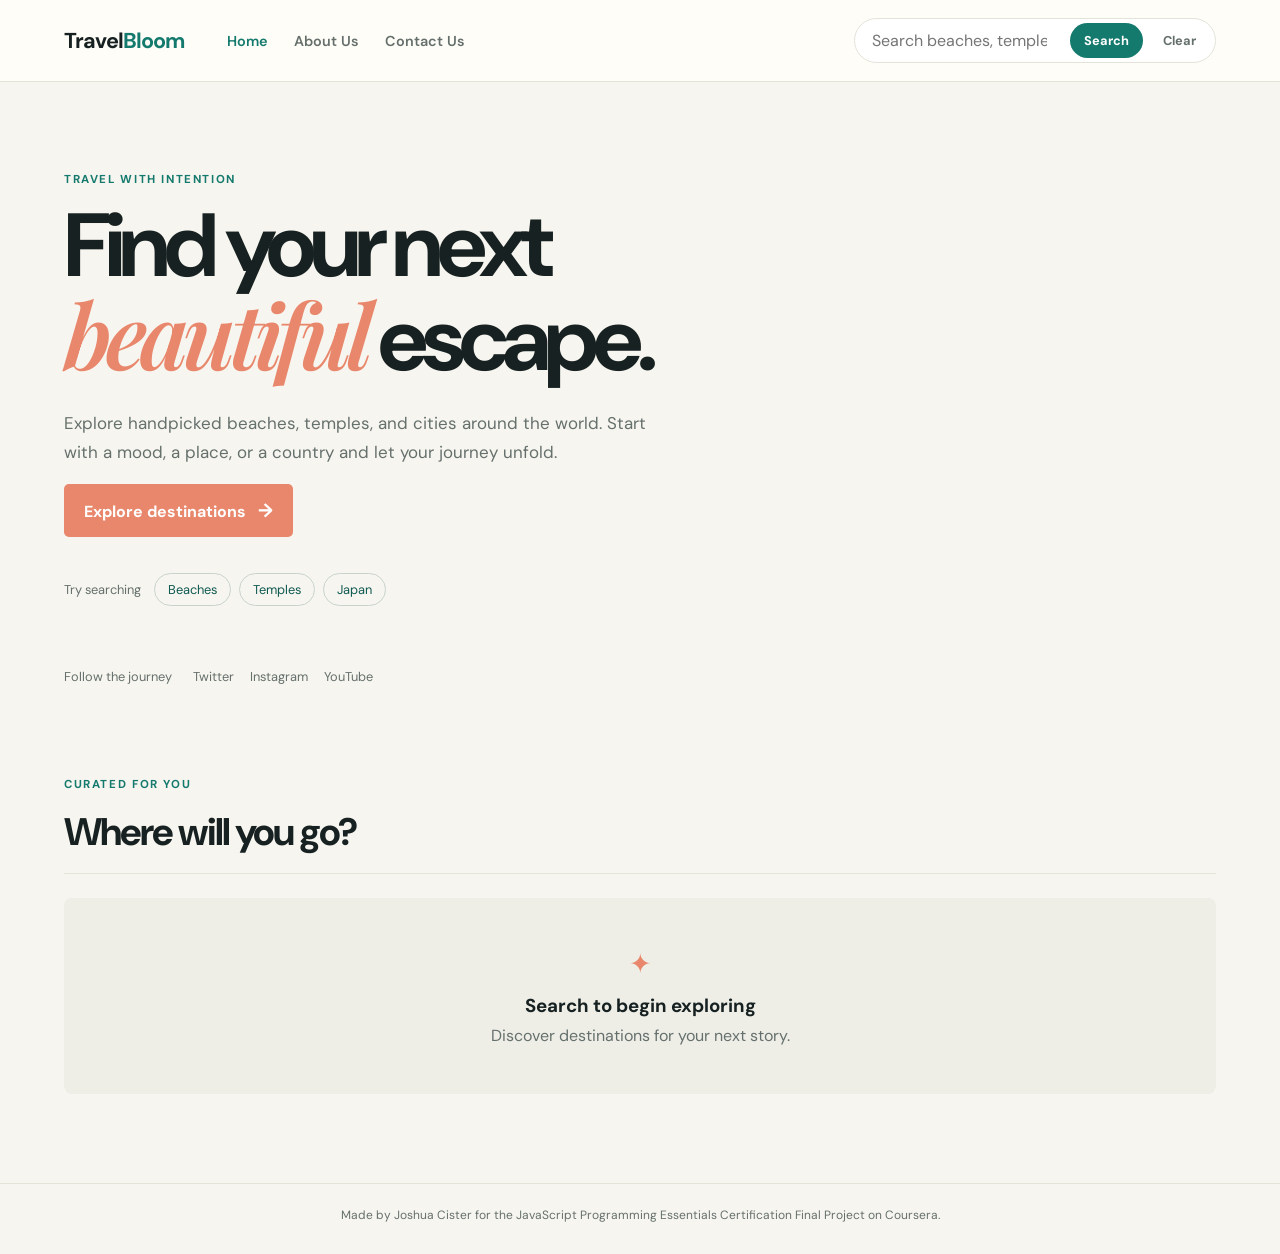
<file: index.html>
<!DOCTYPE html>
<html lang="en">
<head>
  <meta charset="UTF-8">
  <meta name="viewport" content="width=device-width, initial-scale=1.0">
  <meta name="description" content="Discover beaches, temples, and memorable destinations with TravelBloom.">
  <title>TravelBloom | Explore dream destinations</title>
  <link rel="stylesheet" href="style.css">
</head>
<body>
  <nav class="site-nav">
    <a class="logo" href="index.html" aria-label="TravelBloom home">Travel<span>Bloom</span></a>
    <ul class="nav-links">
      <li><a href="index.html" class="active">Home</a></li>
      <li><a href="about.html">About Us</a></li>
      <li><a href="contact.html">Contact Us</a></li>
    </ul>
    <form class="search-container" id="searchForm" role="search">
      <label class="sr-only" for="searchInput">Search destinations</label>
      <input type="search" id="searchInput" placeholder="Search beaches, temples, or countries" autocomplete="off">
      <button id="btnSearch" type="submit">Search</button>
      <button id="btnReset" type="button">Clear</button>
    </form>
  </nav>

  <main class="container">
    <section class="hero-section">
      <p class="eyebrow">Travel with intention</p>
      <h1>Find your next <em>beautiful</em> escape.</h1>
      <p>
        Explore handpicked beaches, temples, and cities around the world. Start with a
        mood, a place, or a country and let your journey unfold.
      </p>
      <button class="btn-primary" type="button" id="exploreButton">Explore destinations <span aria-hidden="true">→</span></button>

      <div class="popular-searches">
        <span>Try searching</span>
        <button type="button" class="search-chip" data-query="beaches">Beaches</button>
        <button type="button" class="search-chip" data-query="temples">Temples</button>
        <button type="button" class="search-chip" data-query="Japan">Japan</button>
      </div>

      <div class="social-links">
        <span>Follow the journey</span>
        <a href="https://twitter.com" target="_blank" rel="noreferrer">Twitter</a>
        <a href="https://instagram.com" target="_blank" rel="noreferrer">Instagram</a>
        <a href="https://youtube.com" target="_blank" rel="noreferrer">YouTube</a>
      </div>
    </section>

    <section class="results-section" aria-live="polite" aria-labelledby="resultsHeading">
      <div class="results-heading">
        <div>
          <p class="eyebrow">Curated for you</p>
          <h2 id="resultsHeading">Where will you go?</h2>
        </div>
        <p id="resultsCount" class="results-count"></p>
      </div>
      <div id="resultsContainer" class="results-grid">
        <div class="empty-state">
          <span class="empty-icon" aria-hidden="true">✦</span>
          <h3>Search to begin exploring</h3>
          <p>Discover destinations for your next story.</p>
        </div>
      </div>
    </section>
  </main>

  <footer class="site-footer">
    Made by Joshua Cister for the JavaScript Programming Essentials Certification Final Project on Coursera.
  </footer>

  <script src="travel_recommendation.js"></script>
</body>
</html>
</file>
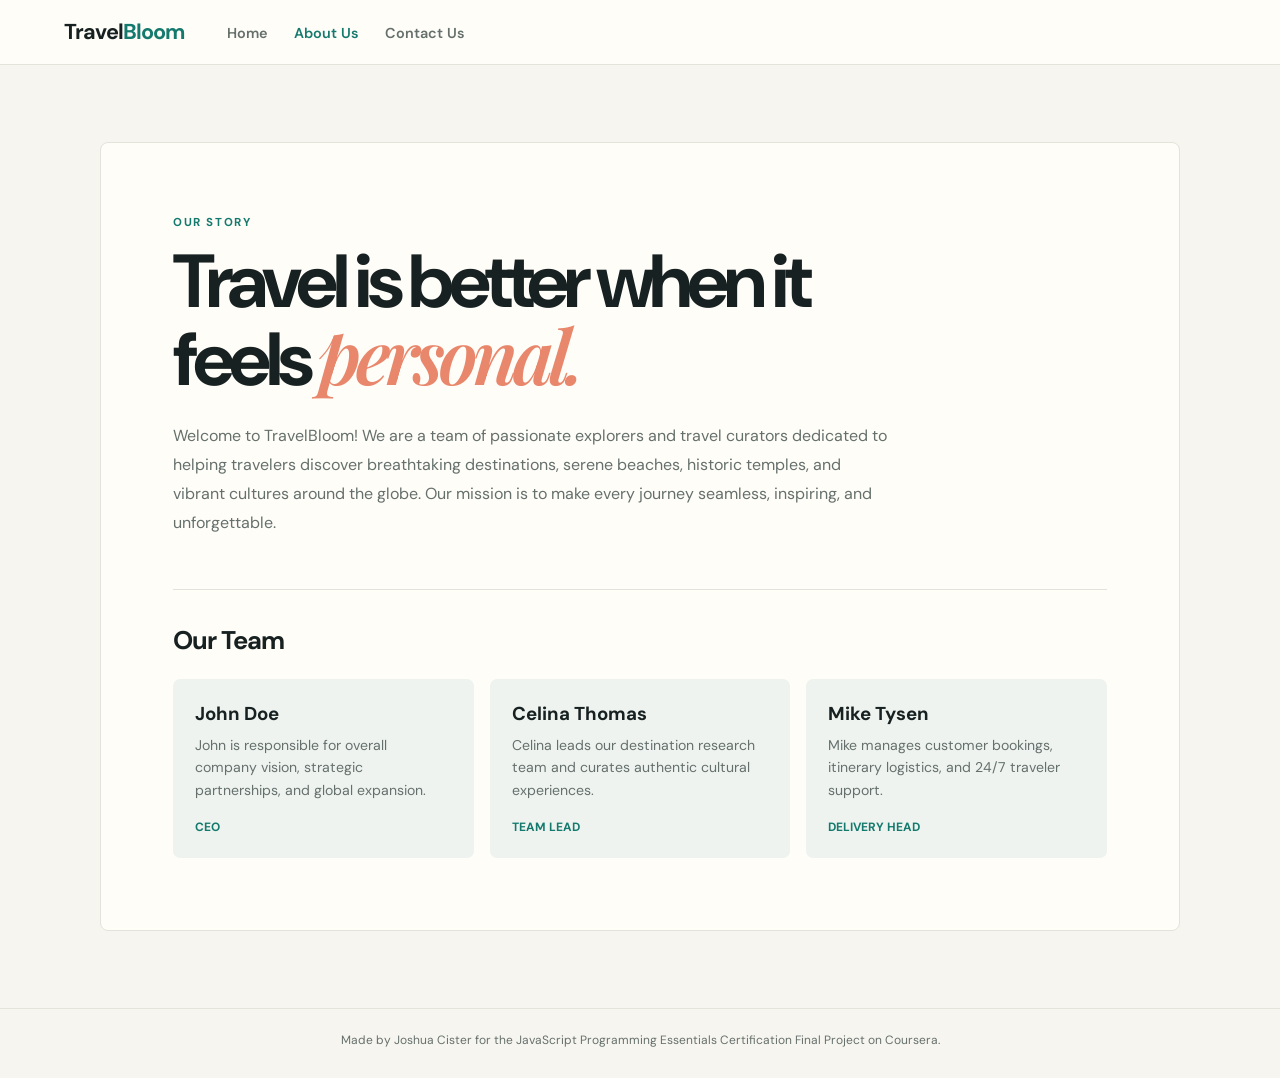
<file: about.html>
<!DOCTYPE html>
<html lang="en">
<head>
  <meta charset="UTF-8">
  <meta name="viewport" content="width=device-width, initial-scale=1.0">
  <meta name="description" content="Learn how TravelBloom curates meaningful travel experiences.">
  <title>About TravelBloom</title>
  <link rel="stylesheet" href="style.css">
</head>
<body>
  <nav class="site-nav">
    <a class="logo" href="index.html" aria-label="TravelBloom home">Travel<span>Bloom</span></a>
    <ul class="nav-links">
      <li><a href="index.html">Home</a></li>
      <li><a href="about.html" class="active">About Us</a></li>
      <li><a href="contact.html">Contact Us</a></li>
    </ul>
  </nav>

  <main class="page-content">
    <p class="eyebrow">Our story</p>
    <h1>Travel is better when it feels <em>personal.</em></h1>
    <p>
      Welcome to TravelBloom! We are a team of passionate explorers and travel curators dedicated to 
      helping travelers discover breathtaking destinations, serene beaches, historic temples, and vibrant 
      cultures around the globe. Our mission is to make every journey seamless, inspiring, and unforgettable.
    </p>

    <div class="team-section">
      <h2>Our Team</h2>
      <div class="team-grid">
        <div class="team-card">
          <h3>John Doe</h3>
          <p>John is responsible for overall company vision, strategic partnerships, and global expansion.</p>
          <span class="role">CEO</span>
        </div>
        <div class="team-card">
          <h3>Celina Thomas</h3>
          <p>Celina leads our destination research team and curates authentic cultural experiences.</p>
          <span class="role">Team Lead</span>
        </div>
        <div class="team-card">
          <h3>Mike Tysen</h3>
          <p>Mike manages customer bookings, itinerary logistics, and 24/7 traveler support.</p>
          <span class="role">Delivery Head</span>
        </div>
      </div>
    </div>
  </main>

  <footer class="site-footer">
    Made by Joshua Cister for the JavaScript Programming Essentials Certification Final Project on Coursera.
  </footer>
</body>
</html>
</file>
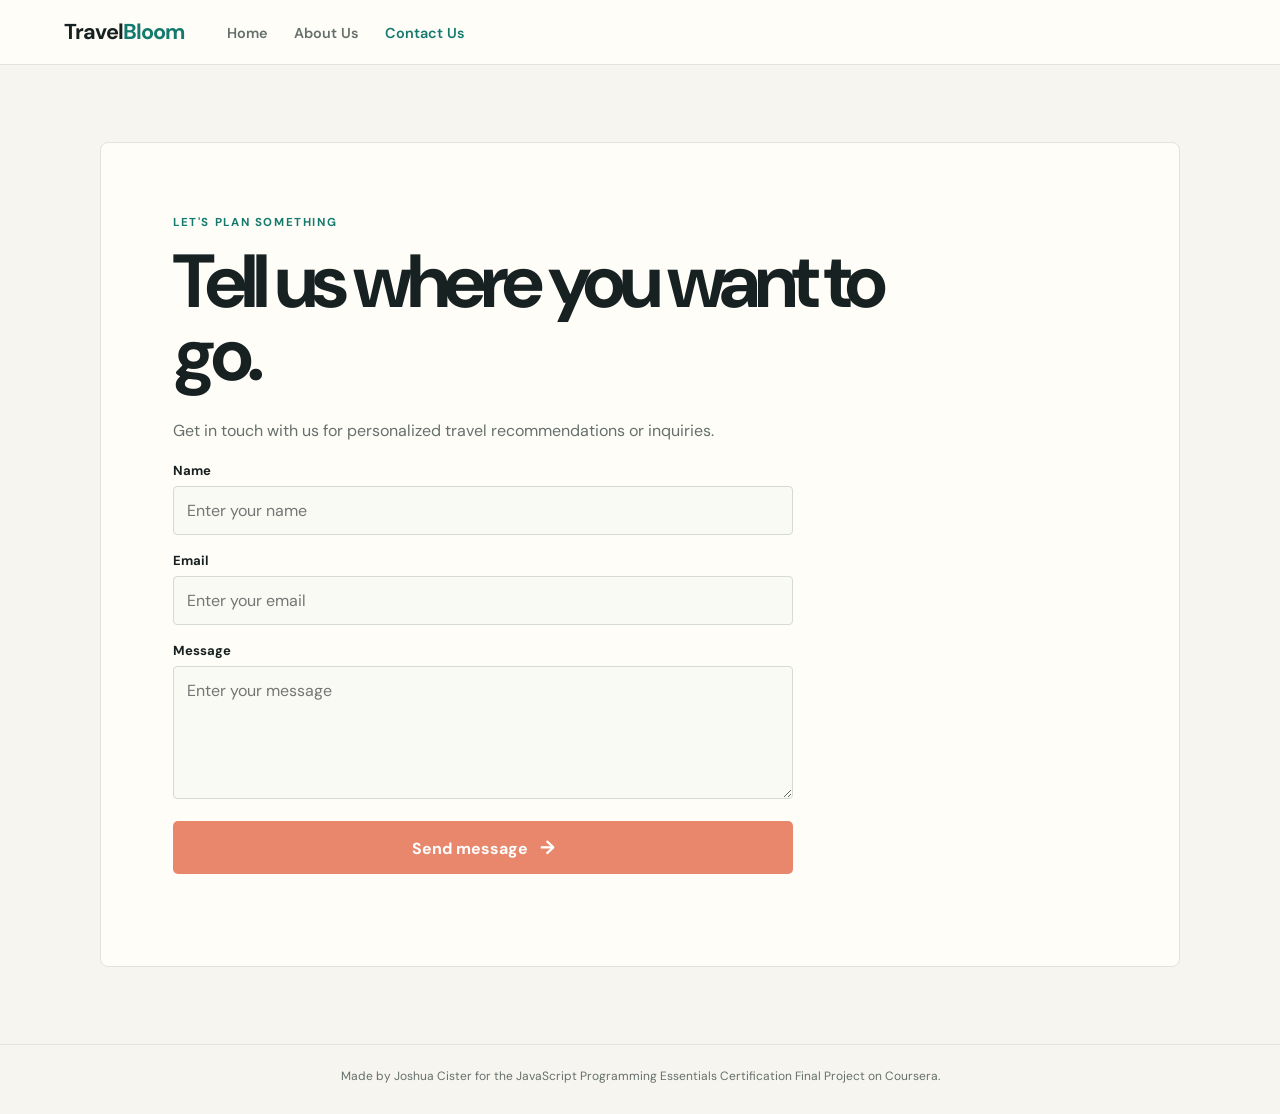
<file: contact.html>
<!DOCTYPE html>
<html lang="en">
<head>
  <meta charset="UTF-8">
  <meta name="viewport" content="width=device-width, initial-scale=1.0">
  <meta name="description" content="Contact TravelBloom for personalized travel recommendations.">
  <title>Contact TravelBloom</title>
  <link rel="stylesheet" href="style.css">
</head>
<body>
  <nav class="site-nav">
    <a class="logo" href="index.html" aria-label="TravelBloom home">Travel<span>Bloom</span></a>
    <ul class="nav-links">
      <li><a href="index.html">Home</a></li>
      <li><a href="about.html">About Us</a></li>
      <li><a href="contact.html" class="active">Contact Us</a></li>
    </ul>
  </nav>

  <main class="page-content contact-page">
    <p class="eyebrow">Let's plan something</p>
    <h1>Tell us where you want to go.</h1>
    <p>Get in touch with us for personalized travel recommendations or inquiries.</p>

    <form class="contact-form" onsubmit="handleContactSubmit(event)">
      <div>
        <label for="name">Name</label>
        <input type="text" id="name" placeholder="Enter your name" required>
      </div>
      <div>
        <label for="email">Email</label>
        <input type="email" id="email" placeholder="Enter your email" required>
      </div>
      <div>
        <label for="message">Message</label>
        <textarea id="message" rows="5" placeholder="Enter your message" required></textarea>
      </div>
      <button type="submit" class="btn-primary">Send message <span aria-hidden="true">→</span></button>
    </form>
    <p id="contactStatus" class="form-status" role="status"></p>
  </main>

  <footer class="site-footer">
    Made by Joshua Cister for the JavaScript Programming Essentials Certification Final Project on Coursera.
  </footer>

  <script>
    function handleContactSubmit(event) {
      event.preventDefault();
      document.getElementById('contactStatus').textContent =
        'Thank you! Your message is on its way. We will be in touch shortly.';
      event.target.reset();
    }
  </script>
</body>
</html>
</file>
<file: style.css>
@import url('https://fonts.googleapis.com/css2?family=DM+Sans:wght@400;500;600;700&family=Playfair+Display:ital,wght@0,600;1,600&display=swap');

:root {
  --ink: #172121;
  --muted: #65706d;
  --cream: #f7f5ef;
  --paper: #fffdf8;
  --teal: #157a6e;
  --teal-dark: #0f5a52;
  --coral: #e8876b;
  --line: #e3e3da;
}

* { box-sizing: border-box; }

body {
  margin: 0;
  background: var(--cream);
  color: var(--ink);
  font-family: 'DM Sans', sans-serif;
  min-height: 100vh;
}

.site-nav {
  align-items: center;
  background: rgba(255, 253, 248, .94);
  border-bottom: 1px solid var(--line);
  display: flex;
  gap: 42px;
  justify-content: space-between;
  padding: 18px clamp(20px, 5vw, 72px);
  position: sticky;
  top: 0;
  z-index: 10;
}

.logo { color: var(--ink); font-size: 1.35rem; font-weight: 700; letter-spacing: -.04em; text-decoration: none; }
.logo span { color: var(--teal); }
.nav-links { display: flex; gap: 26px; list-style: none; margin: 0 auto 0 0; padding: 0; }
.nav-links a { color: var(--muted); font-size: .9rem; font-weight: 600; text-decoration: none; }
.nav-links a:hover, .nav-links a.active { color: var(--teal); }

.search-container {
  align-items: center;
  background: #fff;
  border: 1px solid var(--line);
  border-radius: 999px;
  display: flex;
  gap: 6px;
  padding: 4px 5px 4px 15px;
}
.search-container input { background: transparent; border: 0; color: var(--ink); font: inherit; min-width: 190px; outline: 0; }
.search-container button { border: 0; border-radius: 999px; cursor: pointer; font: inherit; font-size: .8rem; font-weight: 700; padding: 9px 14px; }
#btnSearch { background: var(--teal); color: #fff; }
#btnSearch:hover { background: var(--teal-dark); }
#btnReset { background: transparent; color: var(--muted); }
#btnReset:hover { color: var(--ink); }

.container { margin: 0 auto; max-width: 1280px; padding: clamp(48px, 7vw, 96px) clamp(20px, 5vw, 72px); }
.hero-section { max-width: 720px; }
.eyebrow { color: var(--teal); font-size: .72rem; font-weight: 700; letter-spacing: .14em; margin: 0 0 15px; text-transform: uppercase; }
h1, h2, h3, p { margin-top: 0; }
h1 { font-size: clamp(2.8rem, 7vw, 5.7rem); letter-spacing: -.07em; line-height: .98; margin-bottom: 25px; max-width: 800px; }
h1 em { color: var(--coral); font-family: 'Playfair Display', serif; font-weight: 600; }
.hero-section > p:not(.eyebrow) { color: var(--muted); font-size: 1.06rem; line-height: 1.7; max-width: 590px; }
.btn-primary { background: var(--coral); border: 0; border-radius: 5px; color: #fff; cursor: pointer; font: inherit; font-weight: 700; padding: 14px 20px; }
.btn-primary:hover { background: #d57055; transform: translateY(-1px); }
.btn-primary span { font-size: 1.2em; margin-left: 8px; }
.popular-searches { align-items: center; display: flex; flex-wrap: wrap; gap: 8px; margin-top: 36px; }
.popular-searches > span, .social-links > span { color: var(--muted); font-size: .8rem; margin-right: 5px; }
.search-chip { background: transparent; border: 1px solid #c8d3ce; border-radius: 999px; color: var(--teal-dark); cursor: pointer; font: inherit; font-size: .8rem; padding: 7px 13px; }
.search-chip:hover { background: #e4f0eb; }
.social-links { align-items: center; display: flex; gap: 16px; margin-top: 62px; }
.social-links a { color: var(--muted); font-size: .8rem; text-decoration: none; }
.social-links a:hover { color: var(--teal); }

.results-section { margin-top: 92px; }
.results-heading { align-items: end; border-bottom: 1px solid var(--line); display: flex; justify-content: space-between; margin-bottom: 24px; padding-bottom: 16px; }
.results-heading h2 { font-size: clamp(1.7rem, 3vw, 2.4rem); letter-spacing: -.05em; margin: 0; }
.results-count { color: var(--muted); font-size: .85rem; margin: 0; }
.results-grid { display: grid; gap: 20px; grid-template-columns: repeat(3, 1fr); }
.result-card { background: var(--paper); border: 1px solid var(--line); border-radius: 8px; overflow: hidden; transition: box-shadow .2s, transform .2s; }
.result-card:hover { box-shadow: 0 14px 30px rgba(23, 33, 33, .1); transform: translateY(-3px); }
.result-card img { display: block; height: 190px; object-fit: cover; width: 100%; }
.result-card-body { padding: 18px; }
.result-card-body h3 { font-size: 1.1rem; margin-bottom: 8px; }
.result-card-body p { color: var(--muted); font-size: .88rem; line-height: 1.6; margin-bottom: 16px; }
.card-action { background: none; border: 0; color: var(--teal); cursor: pointer; font: inherit; font-size: .85rem; font-weight: 700; padding: 0; }
.empty-state { background: #eeeee7; border-radius: 8px; color: var(--muted); grid-column: 1 / -1; padding: 48px 20px; text-align: center; }
.empty-state h3 { color: var(--ink); margin-bottom: 7px; }
.empty-state p { margin: 0; }
.empty-icon { color: var(--coral); display: block; font-size: 1.7rem; margin-bottom: 12px; }

.page-content { background: var(--paper); border: 1px solid var(--line); border-radius: 8px; margin: clamp(36px, 6vw, 80px) auto; max-width: 1080px; padding: clamp(28px, 6vw, 72px); width: calc(100% - 40px); }
.page-content h1 { font-size: clamp(2.5rem, 6vw, 4.7rem); max-width: 760px; }
.page-content > p:not(.eyebrow) { color: var(--muted); line-height: 1.8; max-width: 720px; }
.team-section { border-top: 1px solid var(--line); margin-top: 52px; padding-top: 34px; }
.team-section h2 { font-size: 1.6rem; letter-spacing: -.04em; }
.team-grid { display: grid; gap: 16px; grid-template-columns: repeat(3, 1fr); }
.team-card { background: #eef3ef; border-radius: 7px; padding: 22px; }
.team-card h3 { margin-bottom: 8px; }
.team-card p { color: var(--muted); font-size: .88rem; line-height: 1.6; }
.team-card .role { color: var(--teal); font-size: .75rem; font-weight: 700; text-transform: uppercase; }
.contact-form { display: grid; gap: 17px; max-width: 620px; }
.contact-form label { display: block; font-size: .82rem; font-weight: 700; margin-bottom: 7px; }
.contact-form input, .contact-form textarea { background: #fafaf5; border: 1px solid #d5dad3; border-radius: 4px; color: var(--ink); font: inherit; padding: 13px; width: 100%; }
.contact-form input:focus, .contact-form textarea:focus { border-color: var(--teal); outline: 2px solid #cce5de; }
.form-status { color: var(--teal); font-size: .9rem; font-weight: 600; margin-top: 20px; }
.sr-only { height: 1px; margin: -1px; overflow: hidden; position: absolute; width: 1px; clip: rect(0, 0, 0, 0); }
.site-footer { border-top: 1px solid var(--line); color: var(--muted); font-size: .75rem; line-height: 1.6; margin: 0 auto; max-width: 1280px; padding: 22px clamp(20px, 5vw, 72px) 28px; text-align: center; }

@media (max-width: 900px) {
  .site-nav { flex-wrap: wrap; gap: 16px 24px; }
  .nav-links { order: 3; width: 100%; }
  .search-container { margin-left: auto; }
  .results-grid { grid-template-columns: repeat(2, 1fr); }
}
@media (max-width: 560px) {
  .site-nav { padding: 15px 20px; }
  .search-container { order: 4; width: 100%; }
  .search-container input { min-width: 0; width: 100%; }
  .hero-section { padding-top: 12px; }
  .social-links { margin-top: 40px; }
  .results-section { margin-top: 62px; }
  .results-grid, .team-grid { grid-template-columns: 1fr; }
  .results-heading { align-items: start; flex-direction: column; gap: 8px; }
}
</file>
